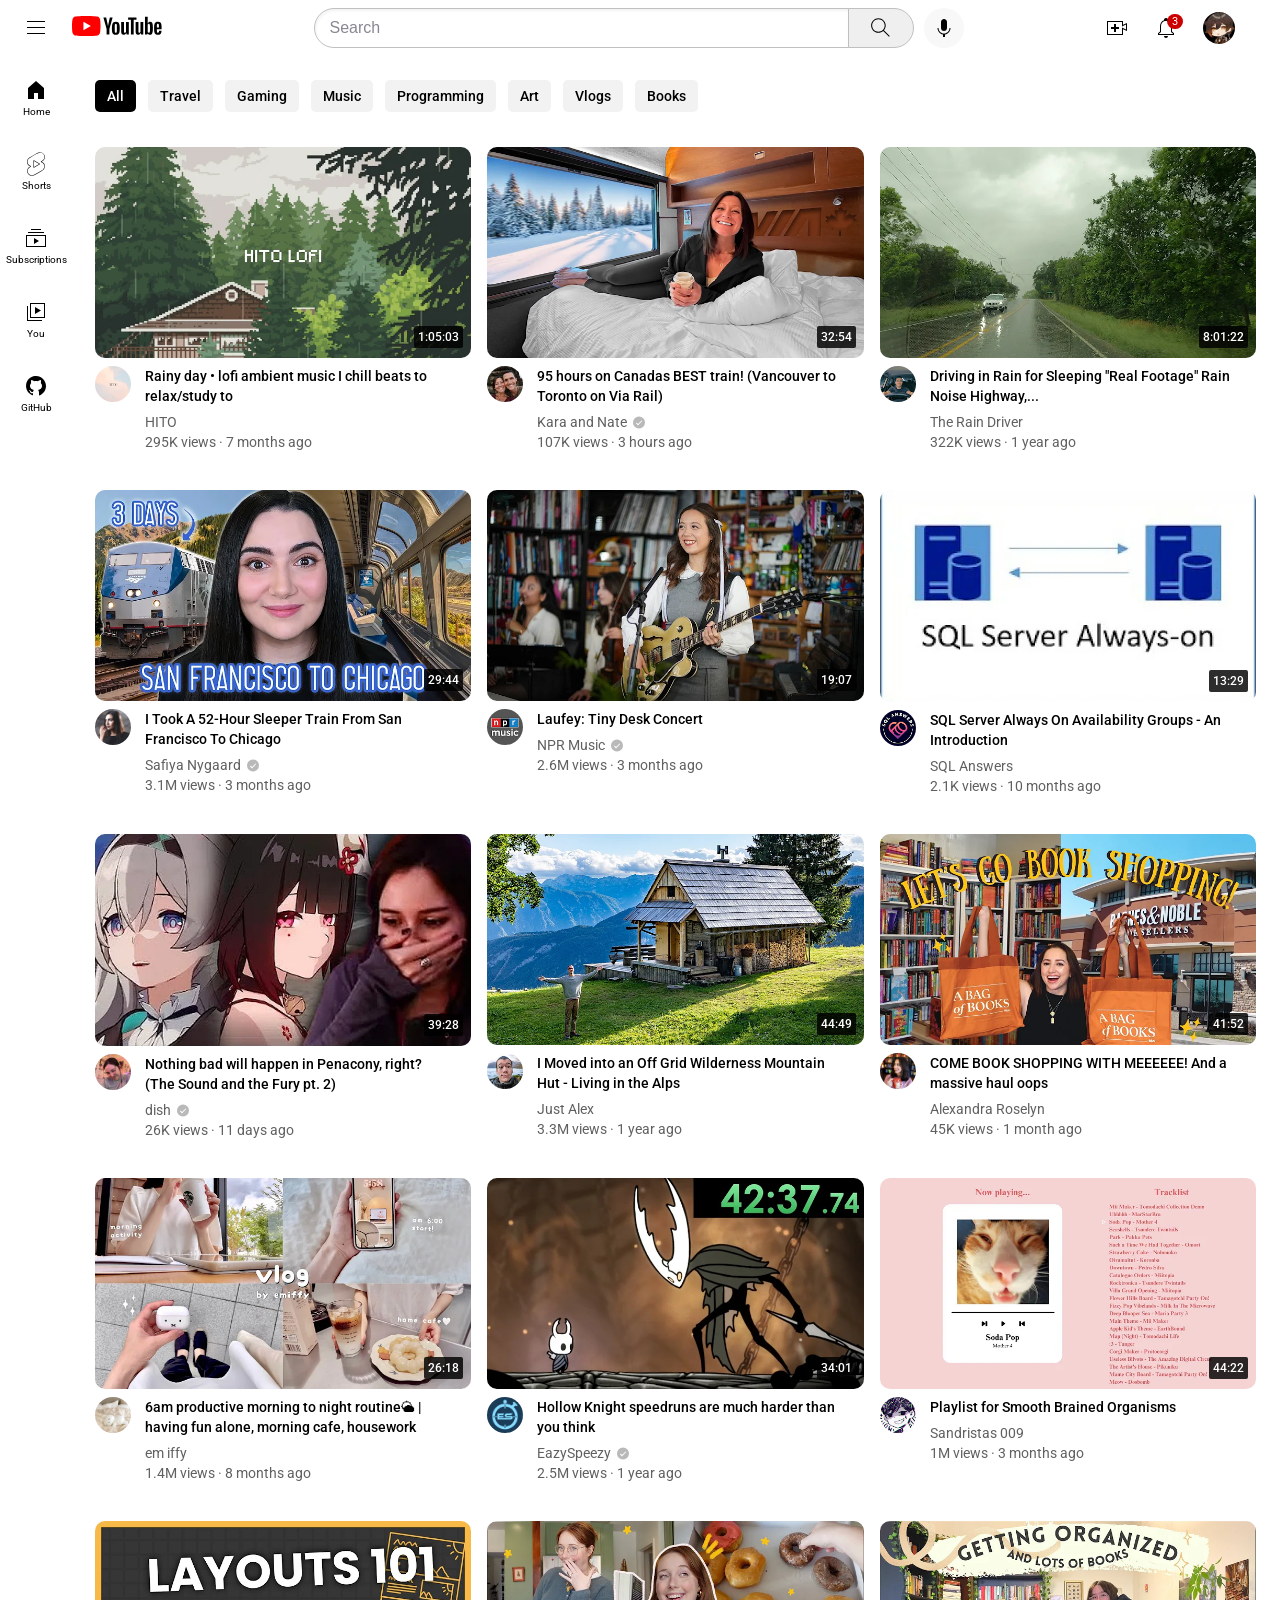
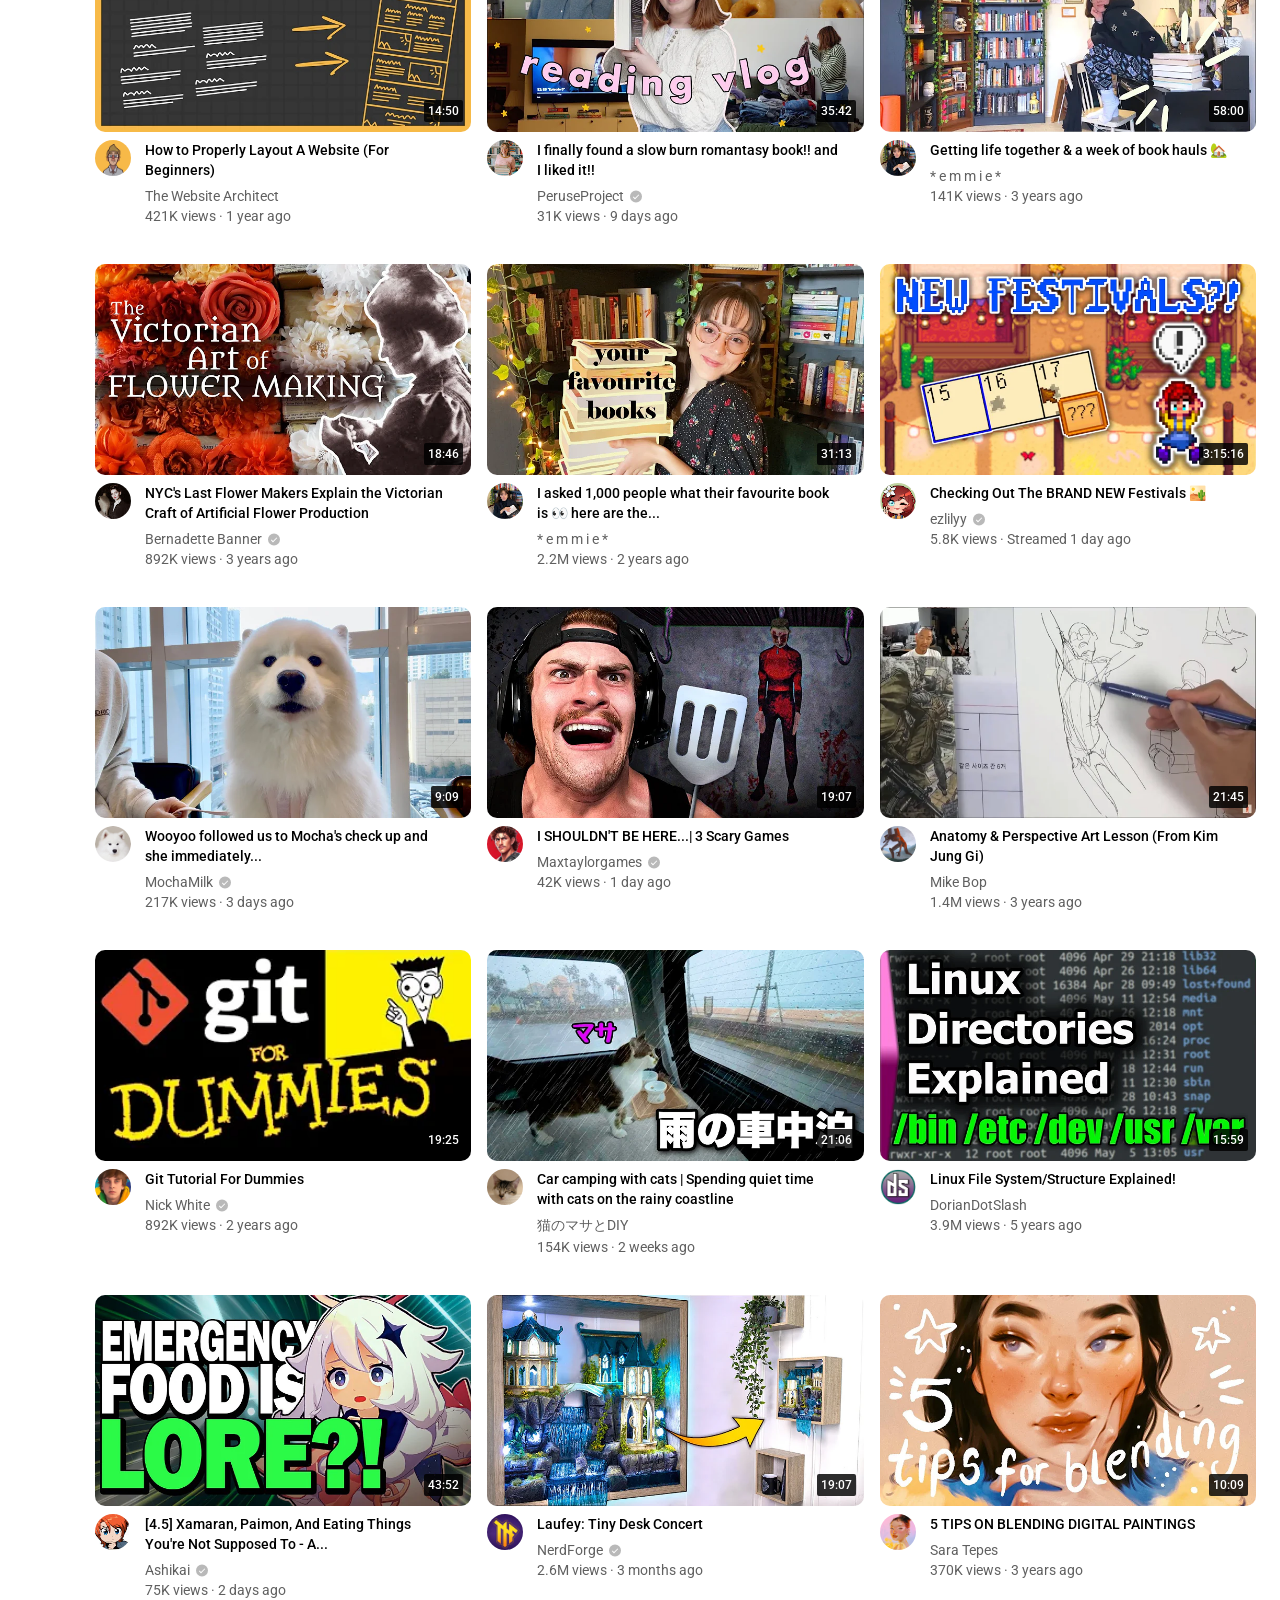
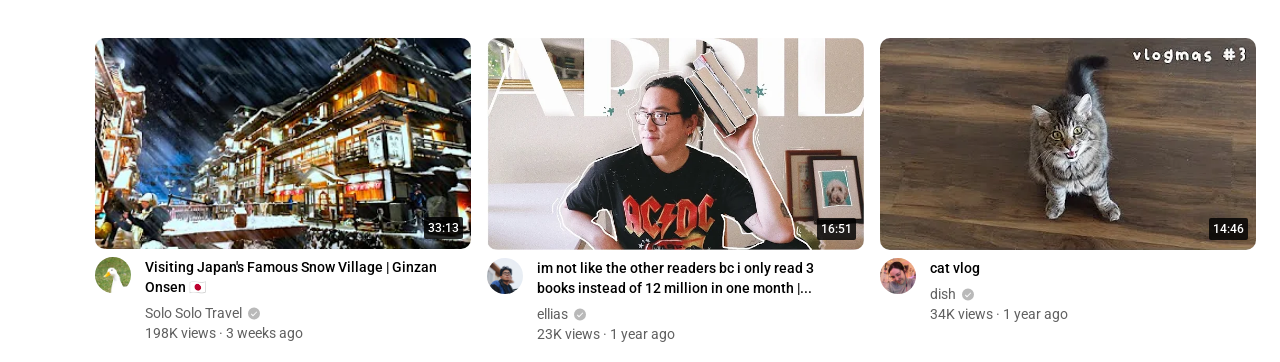
<file: index.html>
<!DOCTYPE html>
<html lang="en">
<head>
  <meta charset="UTF-8">
  <meta name="viewport" content="width=device-width, initial-scale=1.0">

  <!-- load icon -->
  <link rel="shortcut icon" type="x-icon" href="Images/icons/youtube-icon.svg">

  <!-- load styles -->
  <link rel="stylesheet" href="styles/general.css">
  <link rel="stylesheet" href="styles/header.css">
  <link rel="stylesheet" href="styles/hamburger.css">
  <link rel="stylesheet" href="styles/video.css">
  <link rel="stylesheet" href="styles/sidebar.css">
  
  <!-- load fonts -->
  <link rel="preconnect" href="https://fonts.googleapis.com">
  <link rel="preconnect" href="https://fonts.gstatic.com" crossorigin>
  <link href="https://fonts.googleapis.com/css2?family=Roboto:wght@400;500;700&display=swap" rel="stylesheet">
  <title>YouTube Clone | by zeeneecodes</title>
</head>
<body>
  <header class="header">
    <div class="left-section">
      <img class="hamburger-menu" src="Images/icons/hamburger-menu.svg">
      <a href="https://www.youtube.com/" target="_blank"><img class="youtube-logo" src="Images/icons/youtube-logo.svg"></a>
    </div>
    <div class="middle-section">
      <input class="search-bar" type="text" placeholder="Search">
      <button class="search-button">
        <img class="search-icon" src="Images/icons/search.svg">
        <div class="tooltip">Search</div>
      </button>
      <button class="voice-search-button"><img class="voice-search-icon" src="Images/icons/voice-search-icon.svg">
        <div class="tooltip">Search with your voice</div>
      </button>
    </div>
    <div class="right-section">
      <div class="upload-icon-container">
        <img class="upload-icon" src="Images/icons/upload.svg">
        <div class="tooltip">Create</div>
      </div>
      <div class="notifications-icon-container">
        <img class="notifications-icon" src="Images/icons/notifications.svg">
        <div class="notifications-count">3</div>
        <div class="tooltip">Notifications</div>
      </div>

      <img class="current-user-picture" src="Images/Channel Pictures/my-channel.jpg">
    </div>
  </header>

  <nav class="hamburger-container">
    <div class="hamburger-background"></div>
    <div class="hamburger">
      <div class="hamburger-top-section">
        <img class="hamburger-menu" src="Images/icons/hamburger-menu.svg">
        <a href="https://www.youtube.com/" target="_blank"><img class="youtube-logo" src="Images/icons/youtube-logo.svg"></a>
      </div>
      <div class="hamburger-bottom-section">
        <div class="hamburger-link">
          <img class="hamburger-icon" src="Images/icons/home.svg">
          <div>Home</div>
        </div>
        <div class="hamburger-link">
          <img class="hamburger-icon" src="Images/icons/youtube-shorts.svg">
          <div>Shorts</div>
        </div>
        <div class="hamburger-link">
          <img class="hamburger-icon" src="Images/icons/subscriptions.svg">
          <div>Subscriptions</div>
        </div>
        <hr>
        <div class="hamburger-section-title">You</div>
        <div class="hamburger-link">
          <img class="hamburger-icon" src="Images/icons/history.svg">
          <div>History</div>
        </div>
        <div class="hamburger-link">
          <img class="hamburger-icon" src="Images/icons/watch-later.svg">
          <div>Watch later</div>
        </div>
        <div class="hamburger-link">
          <img class="hamburger-icon" src="Images/icons/liked-videos.svg">
          <div>Liked Videos</div>
        </div>
        <hr>
        <div class="hamburger-section-title">Subscriptions</div>
        <div class="subscriptions-container"></div>
        <hr>
        <div class="hamburger-section-title">Explore</div>
        <div class="hamburger-link">
          <img class="hamburger-icon" src="Images/icons/trending.svg">
          <div>Trending</div>
        </div>
        <div class="hamburger-link">
          <img class="hamburger-icon" src="Images/icons/music.svg">
          <div>Music</div>
        </div>
        <div class="hamburger-link">
          <img class="hamburger-icon" src="Images/icons/movies.svg">
          <div>Movies</div>
        </div>
        <div class="hamburger-link">
          <img class="hamburger-icon" src="Images/icons/gaming.svg">
          <div>Gaming</div>
        </div>
        <div class="hamburger-link">
          <img class="hamburger-icon" src="Images/icons/news.svg">
          <div>News</div>
        </div>
        <div class="hamburger-link">
          <img class="hamburger-icon" src="Images/icons/sports.svg">
          <div>Sports</div>
        </div>
        <div class="hamburger-link">
          <img class="hamburger-icon" src="Images/icons/fashion-beauty.svg">
          <div>Fashion & Beauty</div>
        </div>
        <hr>
        <div class="hamburger-section-title">More from YouTube</div>
        <div class="hamburger-link">
          <img class="hamburger-icon" src="Images/icons/settings.svg">
          <div>Settings</div>
        </div>
        <div class="hamburger-link">
          <img class="hamburger-icon" src="Images/icons/report.svg">
          <div>Report History</div>
        </div>
        <div class="hamburger-link">
          <img class="hamburger-icon" src="Images/icons/help.svg">
          <div>Help</div>
        </div>
        <div class="hamburger-link">
          <img class="hamburger-icon" src="Images/icons/send-feedback.svg">
          <div>Send feedback</div>
        </div>
      </div>
    </div>
  </nav>

  <nav class="sidebar">
    <div class="sidebar-link">
      <img src="Images/icons/home.svg">
      <div>Home</div>
    </div>
    <div class="sidebar-link">
      <img src="Images/icons/youtube-shorts.svg">
      <div>Shorts</div>
    </div>
    <div class="sidebar-link">
      <img src="Images/icons/subscriptions.svg">
      <div>Subscriptions</div>
    </div>
    <div class="sidebar-link">
      <img src="Images/icons/library.svg">
      <div>You</div>
    </div>
    <a href="https://github.com/zeeneecodes/youtube-clone" target="_blank">
      <div class="sidebar-link">
        <img src="Images/icons/github.svg">
        <div>GitHub</div>
      </div>
    </a>
  </nav>

  <main>
    <section class="topic-container">
      <div class="topic active-topic" data-topic="all">All</div>
      <div class="topic" data-topic="travel">Travel</div>
      <div class="topic" data-topic="gaming">Gaming</div>
      <div class="topic" data-topic="music">Music</div>
      <div class="topic" data-topic="programming">Programming</div>
      <div class="topic" data-topic="art">Art</div>
      <div class="topic" data-topic="vlogs">Vlogs</div>
      <div class="topic" data-topic="books">Books</div>
    </section>
    <section class="video-grid">
      <!-- <div class="youtube-shorts-container">
        <div class="shorts-preview">
          <img src="Images/thumbnails/yt-short-1.webp">
          <div class="video-title">Pikachu | HTML CSS JavaScript</div>
          <div class="video-stats">234K views</div>
        </div>
        <div class="shorts-preview">
          <img src="Images/thumbnails/yt-short-1.webp">
          <div class="video-title">Pikachu | HTML CSS JavaScript</div>
          <div class="video-stats">234K views</div>
        </div>
        <div class="shorts-preview">
          <img src="Images/thumbnails/yt-short-1.webp">
          <div class="video-title">Pikachu | HTML CSS JavaScript</div>
          <div class="video-stats">234K views</div>
        </div>
      </div> -->
    </section>
  </main>


  <script src="scripts/script.js" type="module"></script>
</body>
</html>
</file>
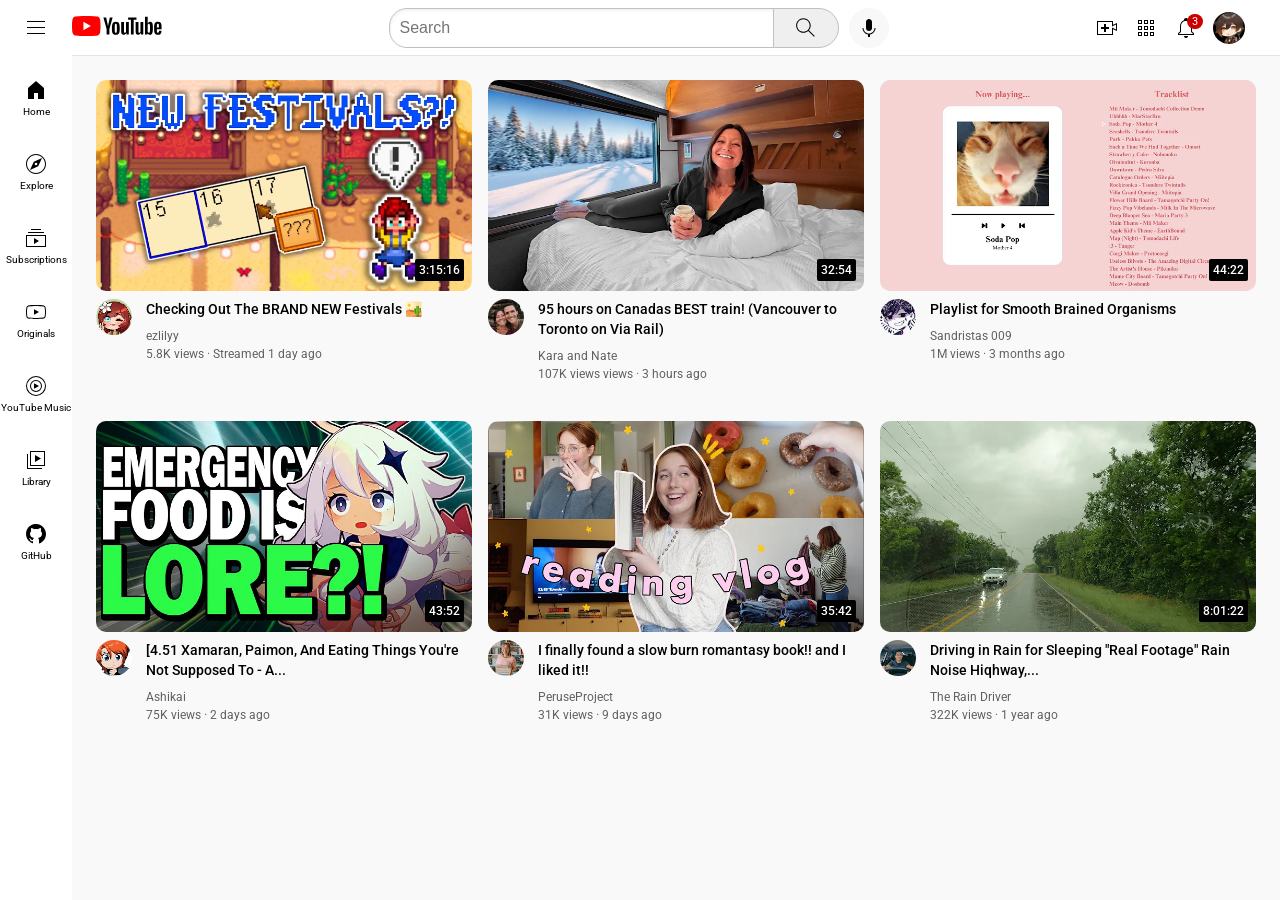
<file: youtube.html>
<!DOCTYPE html>
<html lang="en">
<head>
  <meta charset="UTF-8">
  <meta name="viewport" content="width=device-width, initial-scale=1.0">

  <!-- load styles -->
  <link rel="stylesheet" href="general.css">
  <link rel="stylesheet" href="header.css">
  <link rel="stylesheet" href="video.css">
  <link rel="stylesheet" href="sidebar.css">
  
  <!-- load fonts -->
  <link rel="preconnect" href="https://fonts.googleapis.com">
  <link rel="preconnect" href="https://fonts.gstatic.com" crossorigin>
  <link href="https://fonts.googleapis.com/css2?family=Roboto:wght@400;500;700&display=swap" rel="stylesheet">
  <title>YouTube Clone</title>
</head>
<body>
  <header class="header">
    <div class="left-section">
      <img class="hamburger-menu" src="Images/icons/hamburger-menu.svg">
      <a href="https://www.youtube.com/" target="_blank"><img class="youtube-logo" src="Images/icons/youtube-logo.svg"></a>
    </div>
    <div class="middle-section">
      <input class="search-bar" type="text" placeholder="Search">
      <button class="search-button">
        <img class="search-icon" src="Images/icons/search.svg">
        <div class="tooltip">Search</div>
      </button>
      <button class="voice-search-button"><img class="voice-search-icon" src="Images/icons/voice-search-icon.svg">
        <div class="tooltip">Search with your voice</div>
      </button>
    </div>
    <div class="right-section">
      <div class="upload-icon-container">
        <img class="upload-icon" src="Images/icons/upload.svg">
        <div class="tooltip">Create</div>
      </div>
      <div class="youtube-apps-container">
        <img class="youtube-apps-icon" src="Images/icons/youtube-apps.svg">
        <div class="tooltip">YouTube Apps</div>
      </div>
      <div class="notifications-icon-container">
        <img class="notifications-icon" src="Images/icons/notifications.svg">
        <div class="notifications-count">3</div>
        <div class="tooltip">Notifications</div>
      </div>

      <img class="current-user-picture" src="Images/Channel Pictures/my-channel.jpg">
    </div>
  </header>

  <nav class="sidebar">
    <div class="sidebar-link">
      <img src="Images/icons/home.svg">
      <div>Home</div>
    </div>
    <div class="sidebar-link">
      <img src="Images/icons/explore.svg">
      <div>Explore</div>
    </div>
    <div class="sidebar-link">
      <img src="Images/icons/subscriptions.svg">
      <div>Subscriptions</div>
    </div>
    <div class="sidebar-link">
      <img src="Images/icons/originals.svg">
      <div>Originals</div>
    </div>
    <div class="sidebar-link">
      <img src="Images/icons/youtube-music.svg">
      <div>YouTube Music</div>
    </div>
    <div class="sidebar-link">
      <img src="Images/icons/library.svg">
      <div>Library</div>
    </div>
    <div class="sidebar-link">
      <img src="Images/icons/github.svg">
      <div>GitHub</div>
    </div>
  </nav>

  <main>
    <section class="video-grid">
      <div class="video-preview">
        <div class="thumbnail-row">
          <a href="https://www.youtube.com/watch?v=kZ0-eF9xY28"><img class="thumbnail" src="Images/thumbnails/thumbnail-1.webp"></a>
          <div class="video-time">3:15:16</div>
        </div>
        <div class="video-info-grid">
          <div class="channel-picture">
            <img class="profile-picture" src="Images/Channel Pictures/channel-1.jpeg" alt="">
          </div>
          <div class="video-info">
            <p class="video-title">Checking Out The BRAND NEW Festivals 🏜️</p>
            <a href="https://www.youtube.com/@ezlilyy"><p class="video-author">ezlilyy</p></a>
            <p class="video-stats">5.8K views &#183; Streamed 1 day ago</p>
          </div>
        </div>
      </div>
    
      <div class="video-preview">
        <div class="thumbnail-row">
          <a href="https://www.youtube.com/watch?v=G9Xh95FO0i4"><img class="thumbnail" src="Images/thumbnails/thumbnail-2.webp"></a>
          <div class="video-time">32:54</div>
        </div>
        <div class="video-info-grid">
          <div class="channel-picture">
            <img class="profile-picture" src="Images/Channel Pictures/channel-2.jpeg" alt="">
          </div>
          <div class="video-info">
            <p class="video-title">95 hours on Canadas BEST train! (Vancouver
              to Toronto on Via Rail)</p>
          <a href="https://www.youtube.com/@KaraandNate"><p class="video-author">Kara and Nate</p></a>
          <p class="video-stats">107K views views &#183; 3 hours ago</p>
          </div>
        </div>
      </div>
    
      <div class="video-preview">
        <div class="thumbnail-row">
          <a href="https://www.youtube.com/watch?v=1rd4P7uMvvQ"><img class="thumbnail" src="Images/thumbnails/thumbnail-3.webp"></a>
          <div class="video-time">44:22</div>
        </div>
        <div class="video-info-grid">
          <div class="channel-picture">
            <img class="profile-picture" src="Images/Channel Pictures/channel-3.jpeg" alt="">
          </div>
          <div class="video-info">
            <p class="video-title">Playlist for Smooth Brained Organisms</p>
            <a href="https://www.youtube.com/@sandristas009"><p class="video-author">Sandristas 009</p></a>
            <p class="video-stats">1M views &#183; 3 months ago</p>
          </div>
        </div>
      </div>
    
      <div class="video-preview">
        <div class="thumbnail-row">
          <a href="https://www.youtube.com/watch?v=YHCv8KFdL6M"><img class="thumbnail" src="Images/thumbnails/thumbnail-4.webp"></a>
          <div class="video-time">43:52</div>
        </div>
        <div class="video-info-grid">
          <div class="channel-picture">
            <img class="profile-picture" src="Images/Channel Pictures/channel-4.jpeg" alt="">
          </div>
          <div class="video-info">
            <p class="video-title">[4.51 Xamaran, Paimon, And Eating
              Things You're Not Supposed To - A...</p>
          <a href="https://www.youtube.com/@Ashikai"><p class="video-author">Ashikai</p></a>
          <p class="video-stats">75K views &#183; 2 days ago</p>
          </div>
        </div>
      </div>
    
      <div class="video-preview">
        <div class="thumbnail-row">
          <a href="https://i.ytimg.com/vi/GqMQLP6N25g/hq720.jpg?sqp=-oaymwEcCNAFEJQDSFXyq4qpAw4IARUAAIhCGAFwAcABBg==&rs=AOn4CLDqh9x3duqEKJCD2Yq5CL94058tMw"><img class="thumbnail" src="Images/thumbnails/thumbnail-5.webp"></a>
          <div class="video-time">35:42</div>
        </div>
        <div class="video-info-grid">
          <div class="channel-picture">
            <img class="profile-picture" src="Images/Channel Pictures/channel-5.jpeg" alt="">
          </div>
          <div class="video-info">
            <p class="video-title">I finally found a slow burn romantasy book!! and I liked it!!</p>
            <a href="https://www.youtube.com/@PeruseProject"><p class="video-author">PeruseProject</p></a>
            <p class="video-stats">31K views &#183; 9 days ago</p>
          </div>
        </div>
      </div>
    
      <div class="video-preview">
        <div class="thumbnail-row">
          <a href="https://www.youtube.com/watch?v=GV4TNIiJQQU"><img class="thumbnail" src="Images/thumbnails/thumbnail-6.webp"></a>
          <div class="video-time">8:01:22</div>
        </div>
        <div class="video-info-grid">
          <div class="channel-picture">
            <img class="profile-picture" src="Images/Channel Pictures/channel-6.jpeg" alt="">
          </div>
          <div class="video-info">
            <p class="video-title">Driving in Rain for Sleeping "Real Footage" Rain Noise Hiqhway,...</p>
          <a href="https://www.youtube.com/@TheRainDriver"><p class="video-author">The Rain Driver</p></a>
          <p class="video-stats">322K views &#183; 1 year ago</p>
          </div>
        </div>
      </div>
    </section>
  </main>


  
</body>
</html>
</file>
<file: styles/general.css>
p {
  font-family: Roboto, Arial;
  margin-top: 0;
  margin-bottom: 0;
}

body {
  margin: 0;
  margin-bottom: 20px;
  padding: 80px 24px 0 96px;
  font-family: Roboto, Arial;
  scroll-behavior: smooth;
  background-color: white;
}


a {
  text-decoration: none;
  color: black;
}

a:visited {
  color: black;
}

@media (max-width: 600px) {
  body {
    padding-left: 24px;
  }
}

@media (min-width: 600.1px) and (max-width: 1310px) {
  body {
    padding-left: 95px;
  }
}

@media (min-width: 1310.1px) {
 body {
  padding-left: 265px;
 } 
}
</file>
<file: styles/header.css>
.header {
  height: 55px;
  display: flex;
  flex-direction: row;
  justify-content: space-between;
  position: fixed;
  top: 0;
  left: 0;
  right: 0;
  z-index: 1000;
  background-color: inherit;

}

.left-section {
  display: flex;
  align-items: center;
}

.hamburger-menu {
  height: 24px;
  margin-left: 24px;
  margin-right: 24px;
  cursor: pointer;
}

.youtube-logo {
  height: 20px;
  cursor: pointer;
}

.middle-section {
  flex: 1;
  margin-left: 70px;
  margin-right: 35px;
  max-width: 650px;
  display: flex;
  align-items: center;
}

.search-bar {
  flex: 1;
  height: 36px;
  padding-left: 15px;
  font-size: 16px;
  border: 1px solid rgb(192, 192, 192);
  border-top-left-radius: 20px;
  border-bottom-left-radius: 20px;
  box-shadow: inset 1px 2px 3px rgba(0,0,0,0.05);
  width: 0;
}

.search-bar::placeholder {
	font-size: 16px;
  color: rgb(136, 136, 147);
}

.search-bar:focus {
  outline: none;
}

.search-button,
.voice-search-button,
.upload-icon-container,
.youtube-apps-container,
.notifications-icon-container {
  position: relative;
  cursor: pointer;
  display: flex;
  justify-content: center;
  align-items: center;

}

.search-button {
  height: 40px;
  width: 66px;
  background-color: rgb(239, 239, 239);
  border: 1px solid  rgb(192, 192, 192);
  margin-left: -1px;
  margin-right: 10px;
  border-top-right-radius: 33px;
  border-bottom-right-radius: 33px;
}

.search-button .tooltip,
.voice-search-button .tooltip,
.upload-icon-container .tooltip,
.youtube-apps-container .tooltip,
.notifications-icon-container .tooltip{
  position: absolute;
  background-color: rgba(115, 115, 115, 0.959);
  color: white;
  padding: 8px 5px 8px 5px;
  border-radius: 2px;
  font-size: 11px;
  bottom: -30px;
  opacity: 0;
  transition: 0.15s;
  pointer-events: none;
  white-space: nowrap;
}

.search-button:hover .tooltip,
.voice-search-button:hover .tooltip,
.upload-icon-container:hover .tooltip,
.youtube-apps-container:hover .tooltip,
.notifications-icon-container:hover .tooltip {
  opacity: 1;
}

.search-icon {
  height: 25px;
}

.voice-search-button {
  height: 40px;
  width: 40px;
  background-color: rgb(248, 248, 248);
  border-radius: 20px;
  border: none;
}

.voice-search-icon {
  height: 24px;
}

.right-section {
  width: 180px ;
  margin-right: 20px;
  display: flex;
  align-items: center;
  justify-content:space-evenly;
  flex-shrink: 0;
}

.upload-icon {
  height: 24px;
}

.youtube-apps-icon {
  height: 24px;
}

.notifications-icon {
  height: 24px;
}

.notifications-icon-container {
  position: relative;
}

.notifications-count {
  position: absolute;
  top: -2px;
  right: -5px;
  background-color: red;
  color: white;
  font-size: 11px;
  padding: 1px 5px 1px 5px;
  border-radius: 10px;
  background-color: rgb(204, 0, 0);
}

.current-user-picture {
  height: 32px;
  border-radius: 16px;
  cursor: pointer;
}

@media (max-width: 600px) {
  .voice-search-button {
    height: 40px;
    width: 40px;
    border: none;
    background-color: transparent;
  }

  .middle-section {
    flex: 1;
    margin-left: 70px;
    margin-right: 0px;
    max-width: 500px;
    display: flex;
    align-items:center;
  }

  .search-bar {
    display: none;
    margin-right: 30px;
  }

  .search-button {
    border: none;
    background-color: transparent;
    margin-right: 0;
  }

  .search-icon {
    height: 25px;
    margin-left: 20px;
  }
  
}
</file>
<file: styles/hamburger.css>
.hamburger-container{
  display: block;
}

.hamburger-background {
  position: fixed;
  background-color: rgba(0, 0, 0, 0.418);
  top: 0;
  bottom: 0;
  right: 0;
  left: 0;
  z-index: 250;
}

.hamburger{
  position: fixed;
  top: 0;
  left: 0;
  bottom: 0;
  width: 240px;
  background-color: white;
  overflow: auto;
  padding-bottom: 10px;
  z-index: 260;
}

.hamburger::-webkit-scrollbar {
  display: none;
}

.hamburger-top-section {
  display: flex;
  height: 55px;
  width: 240px;
  align-items: center;
  position: fixed;
  background-color: white;
}

.hamburger-bottom-section {
  margin-top: 55px;
}


.hamburger-link,
.hamburger-section-title {
  height: 40px;
  display: flex;
  flex-direction: row;
  align-items:center;
  cursor: pointer;
  margin-left: 15px;
  padding-left: 10px;
}

.hamburger-section-title {
  font-size: 18px;
  font-weight: 500;
  letter-spacing: -0.5px;
}

.hamburger-icon,
.hamburger-subscription-pic {
  height: 24px;
  margin-bottom: 4px;
  margin-right: 20px;
}

.hamburger-link div {
  font-family: Roboto,Arial;
  font-size: 14px;
}

.hamburger-link:hover {
  background-color: rgb(235, 235, 235);
  width: 195px;
  border-radius: 10px;
}

.hamburger-bottom-section hr {
  border: 1px solid rgb(228, 228, 228);
}

.hamburger-subscription-pic {
  border-radius: 12px;
}

@media (max-width: 1310px) {
  .hamburger-container {
    display: none;
  }
}

@media (min-width: 1310.1px) {
  .hamburger-background {
    display: none;
  }
}
</file>
<file: styles/video.css>
/* ----------------- */
/* styles for topics */
/* ----------------- */
.topic-container {
  display: flex;
  margin-bottom: 35px;
}
.topic {
  background-color: rgb(242, 242, 242);
  padding: 8px 12px 8px 12px;
  font-weight: 500;
  font-size: 14px;
  border-radius: 5px;
  margin-right: 12px;
  cursor: pointer;
  transition: background-color 0.15s;
}

.topic:hover {
  background-color: rgb(229, 229, 229);
}

.active-topic,
.active-topic:hover {
  background-color: black;
  color: white
}

.thumbnail {
  width: 100%;
  display: block;
  border-radius: 10px;
}

.thumbnail-row {
  margin-bottom: 8px;
  position: relative;
}


/* --------------------------------------- */
/* styles for watch-later and add-to-queue */
/* --------------------------------------- */

.tool-watch-later,
.tool-queue {
  position: absolute;
  background-color: rgba(0, 0, 0, 0.822);
  overflow: hidden;
  display: flex;
  display: none;
  align-items: center;
  cursor: pointer;
  
  color: white;
  font-weight: 500;
  font-size: 12px;
  white-space: nowrap;
  
  padding: 2px;
  height: 20px;
  width: 20px;
  border-radius: 3px; 
  
  transform-origin: left;
  transition: width 0.20s;
  transition-timing-function: ease-in-out;
}

.tool-watch-later {
  top: 10px;
  left: 10px;
}

.tool-queue {
  top: 38px;
  left: 10px;
}

.tool-icon {
  height: 95%;
  margin-right: 5px;
}

.tool-watch-later:hover,
.tool-queue:hover {
  width: 98px;
}

.video-preview {
  transition: display 0.15s;
}

.video-preview:hover .tool-watch-later,
.video-preview:hover .tool-queue {
  display: inline-flex;
}


/* ------------------------------------------------------------- */
/* styles for video title, channel pic, and all the addtn'l info */
/* ------------------------------------------------------------- */

.video-grid {
  display: grid;
  column-gap: 16px;
  row-gap: 40px;
}

.video-info-grid {
  display: grid;
  grid-template-columns: 50px 1fr;
}

.channel-picture {
  width: 50px;
  vertical-align: top;
}

.profile-picture {
  width: 36px;
  border-radius: 50%;
}

.video-title-container {
  display: flex;
  justify-content: space-between;
}

.more-container {
  position: relative;
  display: flex;
}

.more {
  opacity: 0;
  height: 25px;
  cursor: pointer;
}

.video-preview:hover .more {
  opacity: 1;
}

.show-more-option-container {
  display: none;
  position: absolute;
  background-color: white;
  z-index: 5;
  top: 35px;
  left: -220px;
  padding: 15px 0 15px 0;
  border-radius: 13px;
  box-shadow: 0px 10px 30px rgba(65, 65, 65, 0.068);
  cursor: pointer;
}

.show-more-active {
  display: block;
}

.show-more-option {
  display: flex;
  justify-content: start;
  align-items: center;
  padding: 7px 30px 7px 20px;
}

.show-more-option:hover {
  background-color: rgb(229, 229, 229);
}

.show-more-option img {
  height: 22px;
  margin-right: 10px;
}

.show-more-option div {
  font-size: 14px;
  white-space: nowrap;
}

.show-more-option-container hr {
  border: 1px solid rgb(228, 228, 228);
}

.video-title {
  margin-top: 0;
  font-size: 16px;
  font-weight: 500;
  line-height: 20px;
  margin-bottom: 8px;
}

.channel-details-container {
  display: flex;
  align-items: start;
}

.verified-container,
.channel-name-container {
  position: relative;
}

.tooltip2,
.tooltip2-v  {
  position: absolute;
  background-color: rgba(115, 115, 115, 0.959);
  color: white;
  padding: 8px 5px 8px 5px;
  border-radius: 2px;
  font-size: 11px;
  opacity: 0;
  transition: opacity 0.15s;
  pointer-events: none;
  white-space: nowrap;
}

.tooltip2 {
  bottom: 33px;
  left: -1px;
}

.tooltip2-v {
  bottom: 31px;
  left: -15px;
}

.verified-container:hover .tooltip2-v,
.channel-name-container:hover .tooltip2 {
  opacity: 1;
}

.verified {
  height: 13px;
  width: 12px;
  margin-top: 1px;
  margin-left: 6px;
  cursor: pointer;
  display: none;
}

.is-verified {
  display: inline-flex;
}

.video-author,
.video-stats {
  font-size: 14px;
  color: rgb(96, 96, 96);
}

.video-author {
  margin-bottom: 4px;
}

.video-author:hover {
  color: rgb(66, 66, 66);
}

.video-time {
  font-size: 12px;
  font-weight: 500;
  padding: 4px;
  border-radius: 2px;
  background-color: rgba(0, 0, 0, 0.822);
  color: white;
  position: absolute;
  bottom: 10px;
  right: 8px;
}

/* ------------------------- */
/* styles for youtube shorts */
/* ------------------------- */
.youtube-shorts-container{
  display: grid;
  grid-template-columns: 1fr 1fr 1fr;
  column-gap: 16px;
}

.shorts-preview img {
  height: 400px;
  object-fit: cover;
  object-position: center;
  border-radius: 15px;
  margin-bottom: 10px;
}


/* ------------------------------ */
/* styles for page responsiveness */
/* ------------------------------ */
@media (max-width: 450px){
  .right-section {
    flex-shrink: 0.5;
  }

  .topic-container {
    width: 320px;
    overflow: hidden;
    overflow-x: scroll;
  }

  .topic-container::-webkit-scrollbar {
    display: none;
  }
}

@media (min-width: 450.1px) and (max-width: 600px) {
  .right-section {
    flex-shrink: 0.5;
  }

  .topic-container {
    width: 430px;
    overflow: hidden;
    overflow-x: scroll;
  }

  .topic-container::-webkit-scrollbar {
    display: none;
  }
}

@media (min-width: 600.1px) and (max-width: 1080px){
  .video-grid {
    grid-template-columns: 1fr 1fr;
  }

  .video-title {
    font-size: 14px;
  }
}

@media (min-width: 1080.1px) and (max-width: 1560px) {
  .video-grid {
    grid-template-columns: 1fr 1fr 1fr;
  }

  .video-title {
    font-size: 14px;
  }
}

@media (min-width: 1560.1px) and (max-width: 1750px) {
  .video-grid {
    grid-template-columns: 1fr 1fr 1fr 1fr;
  }

  .video-title {
    font-size: 16px;
    line-height: 24px;
  }
}

@media (min-width: 1750.1px) {
  .video-grid {
    grid-template-columns: 1fr 1fr 1fr 1fr 1fr;
  }

  .video-title {
    font-size: 16px;
    line-height: 24px;
  }

  /* .video-grid {
    grid-template-rows: auto 700px auto;
  } */
}
</file>
<file: styles/sidebar.css>
@media (max-width: 600px) {
  .sidebar{
    display: none;
  }
}
.sidebar {
  position: fixed;
  left: 0;
  bottom: 0;
  top: 55px;
  background-color: white;
  width: 72px;
  z-index: 105;
  padding-top: 5px;
}

.sidebar-link {
  height: 74px;
  display: flex;
  align-items: center;
  justify-content: center;
  flex-direction: column;
  cursor: pointer;
}

.sidebar-link:hover {
  background-color: rgb(235, 235, 235);
}

.sidebar-link img {
  height: 24px;
  margin-bottom: 4px;
}

.sidebar-link div {
  font-family: Roboto,Arial;
  font-size: 10px;
}
</file>
<file: general.css>
p {
  font-family: Roboto, Arial;
  margin-top: 0;
  margin-bottom: 0;
}

body {
  margin: 0;
  padding-top: 80px;
  padding-left: 96px;
  padding-right: 24px;
  background-color: rgb(249, 249, 249);
  font-family: Roboto, Arial;
  scroll-behavior: smooth;
}


a {
  text-decoration: none;
}

@media (max-width: 600px) {
  body {
    padding-left: 24px;
  }
}

@media (min-width: 1315.1px) {
  body {
    padding-left: 265px;
  }
}
</file>
<file: header.css>
.header {
  height: 55px;
  display: flex;
  flex-direction: row;
  justify-content: space-between;
  position: fixed;
  top: 0;
  left: 0;
  right: 0;
  z-index: 100;
  background-color: white;
  border-bottom-width: 1px;
  border-bottom-style: solid;
  border-bottom-color: rgb(228,228,228);

}

.left-section {
  display: flex;
  align-items: center;
}

.hamburger-menu {
  height: 24px;
  margin-left: 24px;
  margin-right: 24px;
  cursor: pointer;
}

.youtube-logo {
  height: 20px;
  cursor: pointer;
}

.middle-section {
  flex: 1;
  margin-left: 70px;
  margin-right: 35px;
  max-width: 500px;
  display: flex;
  align-items: center;
}

.search-bar {
  flex: 1;
  height: 36px;
  padding-left: 10px;
  font-size: 16px;
  border: 1px solid rgb(192, 192, 192);
  border-top-left-radius: 18px;
  border-bottom-left-radius: 18px;
  box-shadow: inset 1px 2px 3px rgba(0,0,0,0.05);
  width: 0;
}

.search-bar::placeholder {
	font-size: 16px;
}

.search-bar:focus {
  outline: none;
}

.search-button,
.voice-search-button,
.upload-icon-container,
.youtube-apps-container,
.notifications-icon-container {
  position: relative;
  cursor: pointer;
  display: flex;
  justify-content: center;
  align-items: center;

}

.search-button {
  height: 40px;
  width: 66px;
  background-color: rgb(239, 239, 239);
  border: 1px solid  rgb(192, 192, 192);
  margin-left: -1px;
  margin-right: 10px;
  border-top-right-radius: 33px;
  border-bottom-right-radius: 33px;
}

.search-button .tooltip,
.voice-search-button .tooltip,
.upload-icon-container .tooltip,
.youtube-apps-container .tooltip,
.notifications-icon-container .tooltip{
  position: absolute;
  background-color: gray;
  color: white;
  padding: 4px 8px 4px 8px;
  border-radius: 2px;
  font-size: 12px;
  bottom: -30px;
  opacity: 0;
  transition: 0.15s;
  pointer-events: none;
  white-space: nowrap;
}

.search-button:hover .tooltip,
.voice-search-button:hover .tooltip,
.upload-icon-container:hover .tooltip,
.youtube-apps-container:hover .tooltip,
.notifications-icon-container:hover .tooltip {
  opacity: 1;
}

.search-icon {
  height: 25px;
}

.voice-search-button {
  height: 40px;
  width: 40px;
  background-color: rgb(248, 248, 248);
  border-radius: 20px;
  border: none;
}

.voice-search-icon {
  height: 24px;
}

.right-section {
  width: 180px ;
  margin-right: 20px;
  display: flex;
  align-items: center;
  justify-content:space-evenly;
  flex-shrink: 0;
}

.upload-icon {
  height: 24px;
}

.youtube-apps-icon {
  height: 24px;
}

.notifications-icon {
  height: 24px;
}

.notifications-icon-container {
  position: relative;
}

.notifications-count {
  position: absolute;
  top: -2px;
  right: -5px;
  background-color: red;
  color: white;
  font-size: 11px;
  padding: 1px 5px 1px 5px;
  border-radius: 10px;
  background-color: rgb(204, 0, 0);
}

.current-user-picture {
  height: 32px;
  border-radius: 16px;
  cursor: pointer;
}

@media (max-width: 600px) {
  .voice-search-button {
    height: 40px;
    width: 40px;
    border: none;
    background-color: transparent;
  }

  .middle-section {
    flex: 1;
    margin-left: 70px;
    margin-right: 0px;
    max-width: 500px;
    display: flex;
    align-items:center;
  }

  .search-bar {
    display: none;
    margin-right: 30px;
  }

  .search-button {
    border: none;
    background-color: transparent;
    margin-right: 0;
  }

  .search-icon {
    height: 25px;
    margin-left: 20px;
  }
  
}
</file>
<file: video.css>
.thumbnail {
  width: 100%;
  display: block;
  border-radius: 10px;
}

.thumbnail-row {
  margin-bottom: 8px;
  position: relative;
}

.video-grid {
  display: grid;
  column-gap: 16px;
  row-gap: 40px;
}

.video-info-grid {
  display: grid;
  grid-template-columns: 50px 1fr;
}

.channel-picture {
  width: 50px;
  vertical-align: top;
}

.profile-picture {
  width: 36px;
  border-radius: 50%;
}

.video-title {
  margin-top: 0;
  font-size: 14px;
  font-weight: 500;
  line-height: 20px;
  margin-bottom: 10px;
}

.video-author,
.video-stats {
  font-size: 12px;
  color: rgb(96, 96, 96);
}

.video-author {
  margin-bottom: 4px;
}

.video-time {
  font-size: 12px;
  font-weight: 500;
  padding: 4px;
  border-radius: 2px;
  background-color: black;
  color: white;
  position: absolute;
  bottom: 10px;
  right: 8px;
}

@media (min-width: 600.1px) and (max-width: 1080px){
  .video-grid {
    grid-template-columns: 1fr 1fr;
  }

  .video-title {
    font-size: 14px;
  }
}

@media (min-width: 1080.1px) and (max-width: 1560px) {
  .video-grid {
    grid-template-columns: 1fr 1fr 1fr;
  }

  .video-title {
    font-size: 14px;
  }
}

@media (min-width: 1560.1px) and (max-width: 1750px) {
  .video-grid {
    grid-template-columns: 1fr 1fr 1fr 1fr;
  }

  .video-title {
    font-size: 16px;
    line-height: 24px;
  }
}

@media (min-width: 1750.1px) {
  .video-grid {
    grid-template-columns: 1fr 1fr 1fr 1fr 1fr;
  }

  .video-title {
    font-size: 16px;
    line-height: 24px;
  }
}
</file>
<file: sidebar.css>
@media (max-width: 600px) {
  .sidebar{
    display: none;
  }
}

@media (max-width: 1315px) {
  .sidebar {
    position: fixed;
    left: 0;
    bottom: 0;
    top: 55px;
    background-color: white;
    width: 72px;
    z-index: 200;
    padding-top: 5px;
  }
  
  .sidebar-link {
    height: 74px;
    display: flex;
    align-items: center;
    justify-content: center;
    flex-direction: column;
    cursor: pointer;
  }
  
  .sidebar-link:hover {
    background-color: rgb(235, 235, 235);
  }
  
  .sidebar-link img {
    height: 24px;
    margin-bottom: 4px;
  }
  
  .sidebar-link div {
    font-family: Roboto,Arial;
    font-size: 10px;
  }
}

@media (min-width: 1315.1px) {
  .sidebar {
    position: fixed;
    left: 0;
    bottom: 0;
    top: 55px;
    background-color: white;
    width: 240px;
    z-index: 200;
    padding-top: 5px;
  }
  
  .sidebar-link {
    height: 40px;
    display: flex;
    flex-direction: row;
    align-items:center;
    cursor: pointer;
    margin-left: 15px;
    padding-left: 10px;
  }
  
  .sidebar-link:hover {
    background-color: rgb(235, 235, 235);
    width: 195px;
    border-radius: 10px;
  }
  
  .sidebar-link img {
    height: 24px;
    margin-bottom: 4px;
    margin-right: 20px;
  }
  
  .sidebar-link div {
    font-family: Roboto,Arial;
    font-size: 14px;
  }
}
</file>
